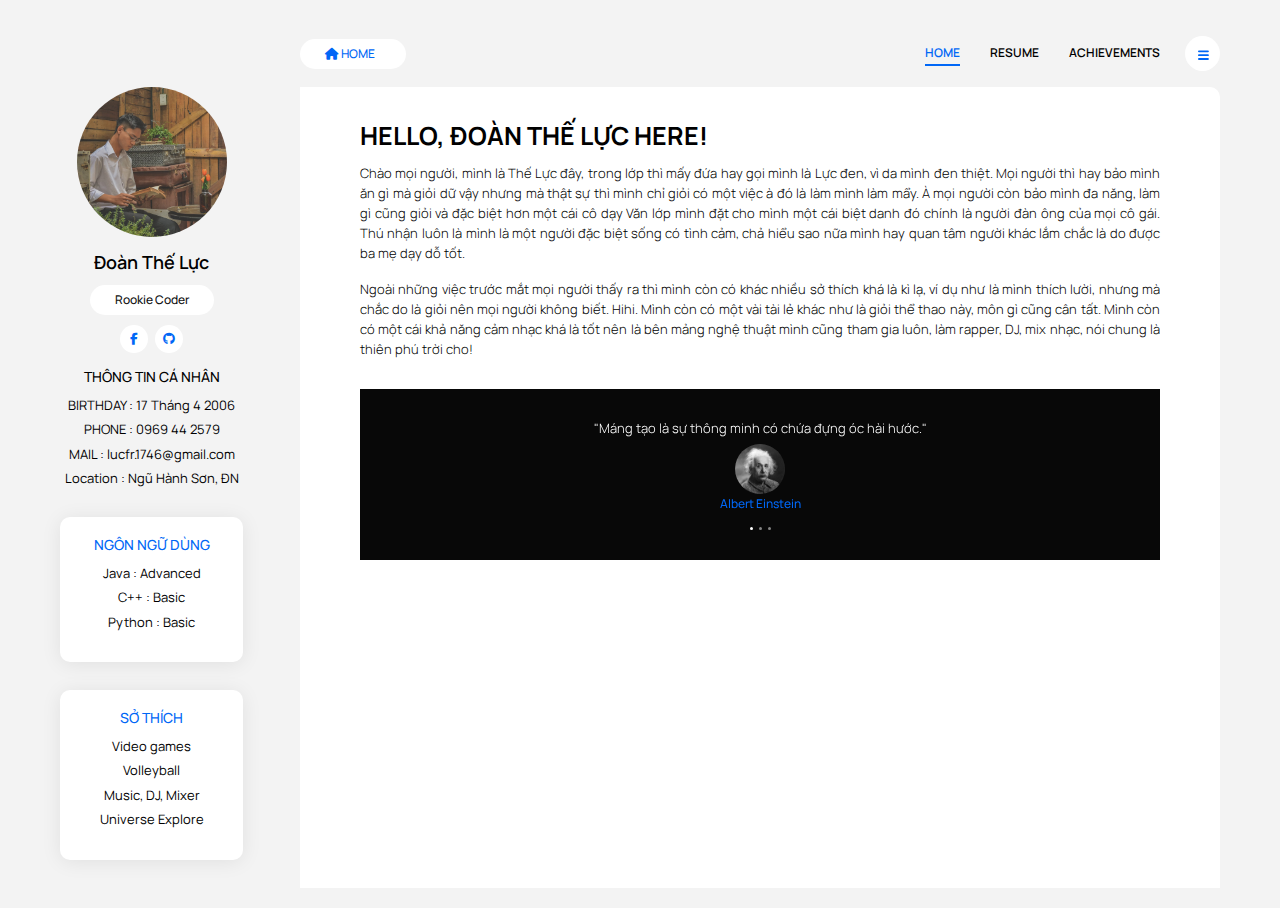
<file: index.html>
<!DOCTYPE html>
<html lang="en">

<head>
    <meta charset="UTF-8">
    <meta name="viewport" content="width=device-width, initial-scale=1.0">
    <meta http-equiv="X-UA-Compatible" content="ie=edge">
    <link rel="icon" href="/assets/images/Logo.jpg">
    <title>The Luc - Home</title>
    <link rel="preconnect" href="https://fonts.googleapis.com">
    <link rel="preconnect" href="https://fonts.gstatic.com" crossorigin>
    <link href="https://fonts.googleapis.com/css2?family=Manrope:wght@200..800&display=swap" rel="stylesheet">
    <link rel="stylesheet" href="assets/vendors/fontawesome/css/all.min.css">
    <link rel="stylesheet" href="assets/css/style.css">
</head>

<body>
    <header>
        <a href="index.html"><button class="btn btn-white btn-home ml-auto mr-3 ml-md-0 mr-md-auto"><a href="index.html" alt="share" class="btn-img"><i class="fa-solid fa-house"></i> HOME</a></button></a>
        <nav class="collapsible-nav" id="collapsible-nav">
            <a href="index.html" class="nav-link active">HOME</a>
            <a href="resume.html" class="nav-link">RESUME</a>
            <a href="achievements.html" class="nav-link">ACHIEVEMENTS</a>
        </nav>
        <button class="btn btn-menu-toggle btn-white rounded-circle" data-toggle="collapsible-nav"
            data-target="collapsible-nav"><img src="assets/images/hamburger.svg" alt="hamburger"></button>
    </header>
    <div class="content-wrapper">
        <aside>
            <div class="profile-img-wrapper">
                <img src="assets/images/Profile.jpg" alt="profile">
            </div>
            <h1 class="profile-name">Đoàn Thế Lực</h1>
            <div class="text-center">
                <span class="badge badge-white badge-pill profile-designation">Rookie Coder</span>
            </div>
            <nav class="social-links">
                <a href="https://www.facebook.com/profile.php?id=100015756762730" target="_blank" class="social-link"><i class="fab fa-facebook-f"></i></a>
                <a href="https://github.com/LucFr1746" target="_blank" class="social-link"><i class="fab fa-github"></i></a>
            </nav>
            <div class="widget">
                <h5 class="widget-title">Thông tin cá nhân</h5>
                <div class="widget-content">
                    <p>BIRTHDAY : 17 Tháng 4 2006</p>
                    <p>PHONE : 0969 44 2579</p>
                    <p>MAIL : lucfr.1746@gmail.com</p>
                    <p>Location : Ngũ Hành Sơn, ĐN</p>
                </div>
            </div>
            <div class="widget card">
                <div class="card-body">
                    <div class="widget-content">
                        <h5 class="widget-title card-title">NGÔN NGỮ DÙNG</h5>
                        <p>Java : Advanced</p>
                        <p>C++ : Basic</p>
                        <p>Python : Basic</p>
                    </div>
                </div>
            </div>
            <div class="widget card">
                <div class="card-body">
                    <div class="widget-content">
                        <h5 class="widget-title card-title">SỞ THÍCH</h5>
                        <p>Video games</p>
                        <p>Volleyball</p>
                        <p>Music, DJ, Mixer</p>
                        <p>Universe Explore</p>
                    </div>
                </div>
            </div>
        </aside>
        <main>
            <section class="intro-section">
                <h2 class="section-title">Hello, Đoàn Thế Lực Here!</h2>
                <p>Chào mọi người, mình là Thế Lực đây, trong lớp thì mấy đứa hay gọi mình là Lực đen, vì da mình đen thiệt. Mọi người thì hay bảo
                    mình ăn gì mà giỏi dữ vậy nhưng mà thật sự thì mình chỉ giỏi có một việc à đó là làm mình làm mẩy. À mọi người còn bảo mình
                    đa năng, làm gì cũng giỏi và đặc biệt hơn một cái cô dạy Văn lớp mình đặt cho mình một cái biệt danh đó chính là người đàn ông của
                    mọi cô gái. Thú nhận luôn là mình là một người đặc biệt sống có tình cảm, chả hiểu sao nữa mình hay quan tâm người khác lắm chắc
                    là do được ba mẹ dạy dỗ tốt.
                </p>
                <p>Ngoài những việc trước mắt mọi người thấy ra thì mình còn có khác nhiều sở thích khá là kì lạ, ví dụ như là mình thích lười, nhưng mà
                    chắc do là giỏi nên mọi người không biết. Hihi. Mình còn có một vài tài lẻ khác như là giỏi thể thao này, môn gì cũng cân tất.
                    Mình còn có một cái khả năng cảm nhạc khá là tốt nên là bên mảng nghệ thuật mình cũng tham gia luôn, làm rapper, DJ, mix nhạc, nói
                    chung là thiên phú trời cho!
                </p>
            </section>
            <section class="testimonial-section">
                <div id="testimonialCarousel" class="testimonial-carousel carousel slide" data-ride="carousel">
                    <div class="carousel-inner">
                        <div class="carousel-item active">
                            <p class="testimonial-content">"Máng tạo là sự thông minh có chứa đựng óc hài hước."</p>
                            <img src="assets/images/Albert Einstein.png" alt="profile" class="testimonial-img">
                            <p class="testimonial-name">Albert Einstein</p>
                        </div>
                        <div class="carousel-item">
                            <p class="testimonial-content">“Biết thôi chưa đủ, mà phải áp dụng. Mơ ước thôi chưa đủ, mà phải bắt tay vào làm.”</p>
                            <img src="assets/images/Johann Wolfgang Von Goethe.png" alt="profile" class="testimonial-img">
                            <p class="testimonial-name">Johann Wolfgang Von Goethe</p>
                        </div>
                        <div class="carousel-item">
                            <p class="testimonial-content">“Những người đủ điên để nghĩ rằng họ có thể thay đổi thế giới chính là những người sẽ làm được điều đó.”</p>
                            <img src="assets/images/Rob Siltanen.png" alt="profile" class="testimonial-img">
                            <p class="testimonial-name">Rob Siltanen</p>
                        </div>
                    </div>
                    <ol class="carousel-indicators">
                        <li data-target="#testimonialCarousel" data-slide-to="0" class="active"></li>
                        <li data-target="#testimonialCarousel" data-slide-to="1"></li>
                        <li data-target="#testimonialCarousel" data-slide-to="2"></li>
                    </ol>
                </div>
            </section>
        </main>
    </div>
    <script src="assets/vendors/jquery/jquery.min.js"></script>
    <script src="assets/vendors/popperjs/popper-base.min.js"></script>
    <script src="assets/vendors/bootstrap/bootstrap.min.js"></script>
    <script src="assets/js/script.js"></script>
</body>

</html>
</file>
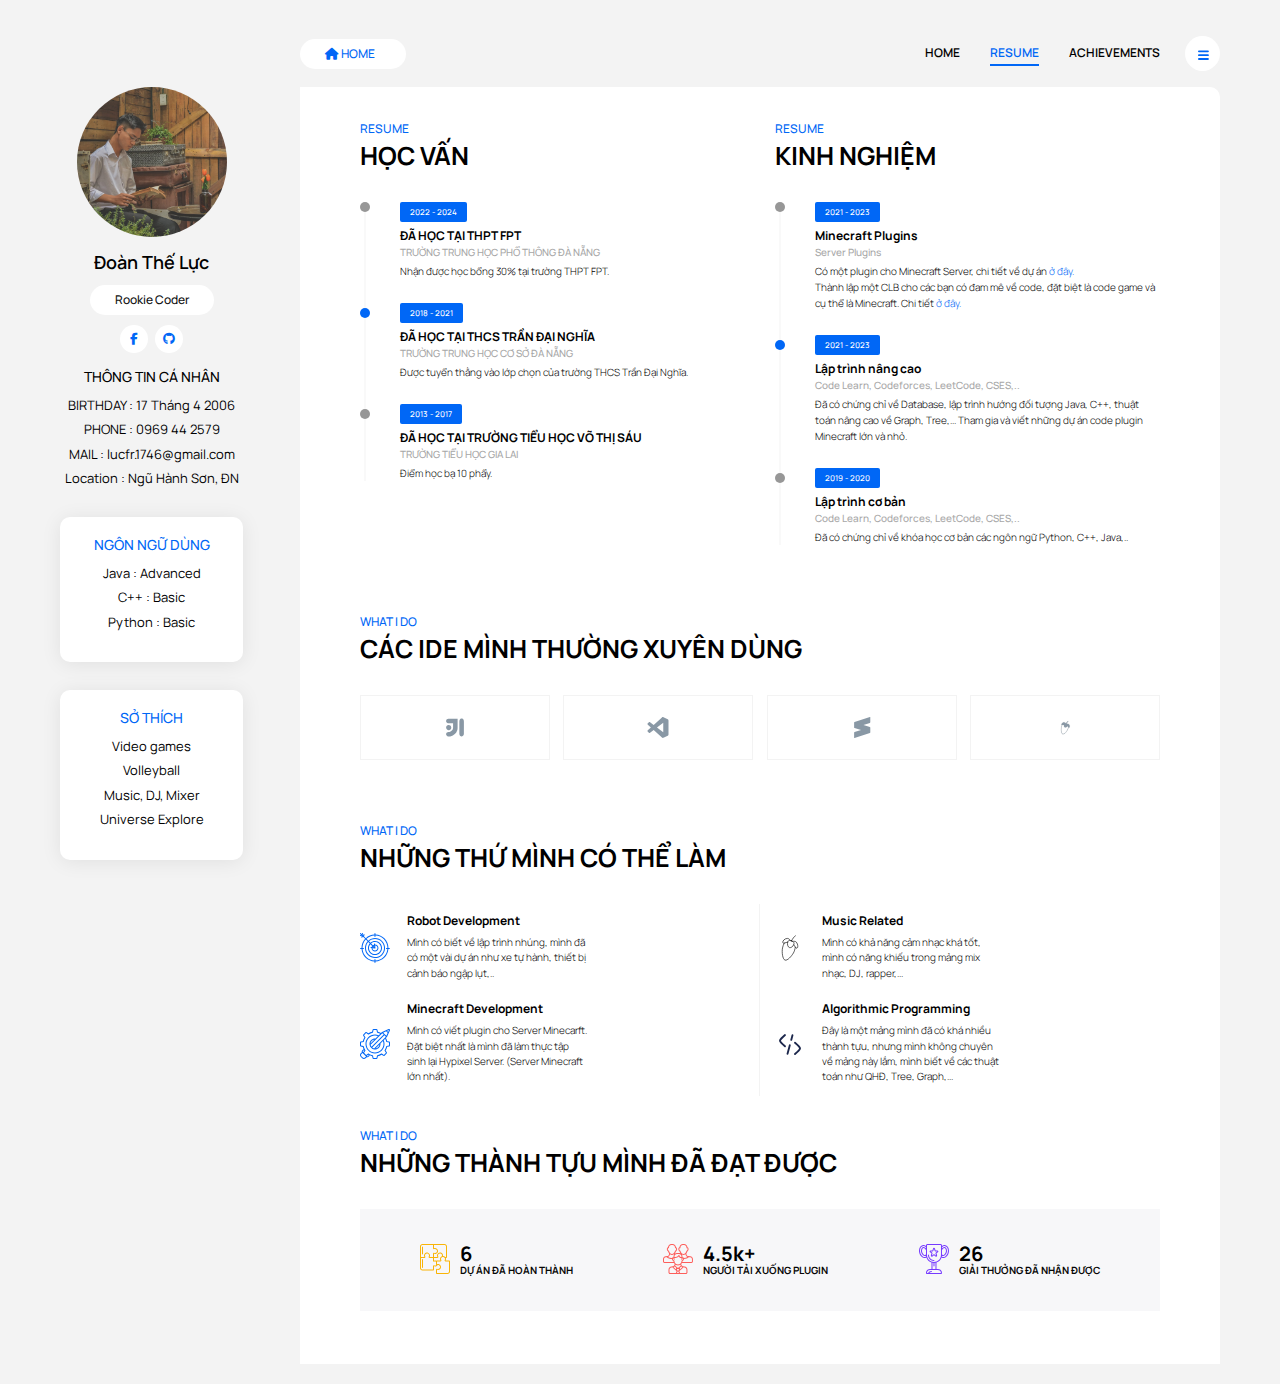
<file: resume.html>
<!DOCTYPE html>
<html lang="en">

<head>
    <meta charset="UTF-8">
    <meta name="viewport" content="width=device-width, initial-scale=1.0">
    <meta http-equiv="X-UA-Compatible" content="ie=edge">
    <link rel="icon" href="/assets/images/Logo.jpg">
    <title>The Luc - Resume</title>
    <link rel="preconnect" href="https://fonts.googleapis.com">
    <link rel="preconnect" href="https://fonts.gstatic.com" crossorigin>
    <link href="https://fonts.googleapis.com/css2?family=Manrope:wght@200..800&display=swap" rel="stylesheet">
    <link rel="stylesheet" href="assets/vendors/fontawesome/css/all.min.css">
    <link rel="stylesheet" href="assets/css/style.css">
</head>

<body>
    <header>
        <a href="index.html"><button class="btn btn-white btn-home ml-auto mr-3 ml-md-0 mr-md-auto"><a href="index.html" alt="share" class="btn-img"><i class="fa-solid fa-house"></i> HOME</a></button></a>
        <nav class="collapsible-nav" id="collapsible-nav">
            <a href="index.html" class="nav-link">HOME</a>
            <a href="resume.html" class="nav-link active">RESUME</a>
            <a href="achievements.html" class="nav-link">ACHIEVEMENTS</a>
        </nav>
        <button class="btn btn-menu-toggle btn-white rounded-circle" data-toggle="collapsible-nav"
            data-target="collapsible-nav"><img src="assets/images/hamburger.svg" alt="hamburger"></button>
    </header>
    <div class="content-wrapper">
        <aside>
            <div class="profile-img-wrapper">
                <img src="assets/images/Profile.jpg" alt="profile">
            </div>
            <h1 class="profile-name">Đoàn Thế Lực</h1>
            <div class="text-center">
                <span class="badge badge-white badge-pill profile-designation">Rookie Coder</span>
            </div>
            <nav class="social-links">
                <a href="https://www.facebook.com/profile.php?id=100015756762730" target="_blank" class="social-link"><i class="fab fa-facebook-f"></i></a>
                <a href="https://github.com/LucFr1746" target="_blank" class="social-link"><i class="fab fa-github"></i></a>
            </nav>
            <div class="widget">
                <h5 class="widget-title">Thông tin cá nhân</h5>
                <div class="widget-content">
                    <p>BIRTHDAY : 17 Tháng 4 2006</p>
                    <p>PHONE : 0969 44 2579</p>
                    <p>MAIL : lucfr.1746@gmail.com</p>
                    <p>Location : Ngũ Hành Sơn, ĐN</p>
                </div>
            </div>
            <div class="widget card">
                <div class="card-body">
                    <div class="widget-content">
                        <h5 class="widget-title card-title">NGÔN NGỮ DÙNG</h5>
                        <p>Java : Advanced</p>
                        <p>C++ : Basic</p>
                        <p>Python : Basic</p>
                    </div>
                </div>
            </div>
            <div class="widget card">
                <div class="card-body">
                    <div class="widget-content">
                        <h5 class="widget-title card-title">SỞ THÍCH</h5>
                        <p>Video games</p>
                        <p>Volleyball</p>
                        <p>Music, DJ, Mixer</p>
                        <p>Universe Explore</p>
                    </div>
                </div>
            </div>
        </aside>
        <main>
            <section class="resume-section">
                <div class="row">
                    <div class="col-lg-6">
                        <h6 class="section-subtitle">RESUME</h6>
                        <h2 class="section-title">HỌC VẤN</h2>
                        <ul class="time-line">
                            <li class="time-line-item">
                                <span class="badge badge-primary">2022 - 2024</span>
                                <h6 class="time-line-item-title">ĐÃ HỌC TẠI THPT FPT</h6>
                                <p class="time-line-item-subtitle">TRƯỜNG TRUNG HỌC PHỔ THÔNG ĐÀ NẴNG</p>
                                <p class="time-line-item-content">Nhận được học bổng 30% tại trường THPT FPT.</p>
                            </li>
                            <li class="time-line-item">
                                <span class="badge badge-primary">2018 - 2021</span>
                                <h6 class="time-line-item-title">ĐÃ HỌC TẠI THCS TRẦN ĐẠI NGHĨA</h6>
                                <p class="time-line-item-subtitle">TRƯỜNG TRUNG HỌC CƠ SỞ ĐÀ NẴNG</p>
                                <p class="time-line-item-content">Được tuyển thằng vào lớp chọn của trường THCS Trần Đại Nghĩa.</p>
                            </li>
                            <li class="time-line-item">
                                <span class="badge badge-primary">2013 - 2017</span>
                                <h6 class="time-line-item-title">ĐÃ HỌC TẠI TRƯỜNG TIỂU HỌC VÕ THỊ SÁU</h6>
                                <p class="time-line-item-subtitle">TRƯỜNG TIỂU HỌC GIA LAI</p>
                                <p class="time-line-item-content">Điểm học bạ 10 phẩy.</p>
                            </li>
                        </ul>
                    </div>
                    <div class="col-lg-6">
                        <h6 class="section-subtitle">RESUME</h6>
                        <h2 class="section-title">KINH NGHIỆM</h2>
                        <ul class="time-line">
                            <li class="time-line-item">
                                <span class="badge badge-primary">2021 - 2023</span>
                                <h6 class="time-line-item-title">Minecraft Plugins</h6>
                                <p class="time-line-item-subtitle">Server Plugins</p>
                                <p class="time-line-item-content">Có một plugin cho Minecraft Server, chi tiết về dự án <a href="https://www.spigotmc.org/resources/%E2%9C%85-wardrobe-%E2%9C%85-1-8-x-1-18-x.94186/" target="_blank">ở đây.</a></p>
                                <p class="time-line-item-content">Thành lập một CLB cho các bạn có đam mê về code, đặt biệt là code game và cụ thể là Minecraft. Chi tiết <a href="https://github.com/LucFr1746/Minecraft-Coding/wiki" target="_blank">ở đây.</a></p>
                            </li>
                            <li class="time-line-item">
                                <span class="badge badge-primary">2021 - 2023</span>
                                <h6 class="time-line-item-title">Lập trình nâng cao</h6>
                                <p class="time-line-item-subtitle">Code Learn, Codeforces, LeetCode, CSES,..</p>
                                <p class="time-line-item-content">Đã có chứng chỉ về Database, lập trình hướng đối tượng Java, C++,
                                    thuật toán nâng cao về Graph, Tree,... Tham gia và viết những dự án code plugin Minecraft lớn và nhỏ.
                                </p>
                            </li>
                            <li class="time-line-item">
                                <span class="badge badge-primary">2019 - 2020</span>
                                <h6 class="time-line-item-title">Lập trình cơ bản</h6>
                                <p class="time-line-item-subtitle">Code Learn, Codeforces, LeetCode, CSES,..</p>
                                <p class="time-line-item-content">Đã có chứng chỉ về khóa học cơ bản các ngôn ngữ Python, C++, Java,..
                                </p>
                            </li>
                        </ul>
                    </div>
                </div>
            </section>
            <section class="clients-section">
                <h6 class="section-subtitle">WHAT I DO</h6>
                <h2 class="section-title">CÁC IDE MÌNH THƯỜNG XUYÊN DÙNG</h2>
                <div class="client-logos-wrapper">
                    <div class="client-logo"><img src="assets/images/intellij.svg" alt="logo" class="w-100"></div>
                    <div class="client-logo"><img src="assets/images/vscode.svg" alt="logo" class="w-100"></div>
                    <div class="client-logo"><img src="assets/images/sublime.svg" alt="logo" class="w-100"></div>
                    <div class="client-logo"><img src="assets/images/flstudio.svg" alt="logo" class="w-100"></div>
                </div>
            </section>
            <section class="services-section">
                <h6 class="section-subtitle">WHAT I DO</h6>
                <h2 class="section-title">NHỮNG THỨ MÌNH CÓ THỂ LÀM</h2>
                <div class="row">
                    <div class="media service-card col-lg-6">
                        <div class="service-icon">
                            <img src="assets/images/001-target.svg" alt="target">
                        </div>
                        <div class="media-body">
                            <h5 class="service-title">Robot Development</h5>
                            <p class="service-description">Mình có biết về lập trình nhúng, mình đã có một vài dự án
                                như xe tự hành, thiết bị cảnh báo ngập lụt,..
                            </p>
                        </div>
                    </div>
                    <div class="media service-card col-lg-6">
                        <div class="service-icon">
                            <img src="assets/images/fl.svg" alt="bulb">
                        </div>
                        <div class="media-body">
                            <h5 class="service-title">Music Related</h5>
                            <p class="service-description">Mình có khả năng cảm nhạc khá tốt, mình có năng khiếu trong mảng
                                mix nhạc, DJ, rapper,...
                            </p>
                        </div>
                    </div>
                    <div class="media service-card col-lg-6">
                        <div class="service-icon">
                            <img src="assets/images/002-development.svg" alt="development">
                        </div>
                        <div class="media-body">
                            <h5 class="service-title">Minecraft Development</h5>
                            <p class="service-description">Mình có viết plugin cho Server Minecarft.
                                Đặt biệt nhất là mình đã làm thực tập sinh lại Hypixel Server. (Server Minecraft lớn nhất).
                            </p>
                        </div>
                    </div>
                    <div class="media service-card col-lg-6">
                        <div class="service-icon">
                            <img src="assets/images/code.svg" alt="smartphone">
                        </div>
                        <div class="media-body">
                            <h5 class="service-title">Algorithmic Programming</h5>
                            <p class="service-description">Đây là một mảng mình đã có khá nhiều thành tựu, nhưng mình không
                                chuyên về mảng này lắm, mình biết về các thuật toán như QHĐ, Tree, Graph,...
                            </p>
                        </div>
                    </div>
                </div>
            </section>
            <section class="achievements-section">
                <h6 class="section-subtitle">WHAT I DO</h6>
                <h2 class="section-title">NHỮNG THÀNH TỰU MÌNH ĐÃ ĐẠT ĐƯỢC</h2>
                <div class="achievement-cards-wrapper">
                    <div class="media achievement-card">
                        <img src="assets/images/puzzle.svg" alt="puzzle" class="achievement-card-icon">
                        <div class="media-body">
                            <h4 class="achievement-card-title">6</h4>
                            <p class="achievement-card-description">DỰ ÁN ĐÃ HOÀN THÀNH</p>
                        </div>
                    </div>
                    <div class="media achievement-card">
                        <img src="assets/images/team.svg" alt="puzzle" class="achievement-card-icon">
                        <div class="media-body">
                            <h4 class="achievement-card-title">4.5k+</h4>
                            <p class="achievement-card-description">NGƯỜI TẢI XUỐNG PLUGIN</p>
                        </div>
                    </div>
                    <div class="media achievement-card">
                        <img src="assets/images/trophy.svg" alt="puzzle" class="achievement-card-icon">
                        <div class="media-body">
                            <h4 class="achievement-card-title">26</h4>
                            <p class="achievement-card-description">GIẢI THƯỞNG ĐÃ NHẬN ĐƯỢC</p>
                        </div>
                    </div>
                </div>
            </section>
        </main>
    </div>
    <script src="assets/vendors/jquery/jquery.min.js"></script>
    <script src="assets/vendors/popperjs/popper-base.min.js"></script>
    <script src="assets/vendors/bootstrap/bootstrap.min.js"></script>
    <script src="assets/js/script.js"></script>
</body>

</html>
</file>
